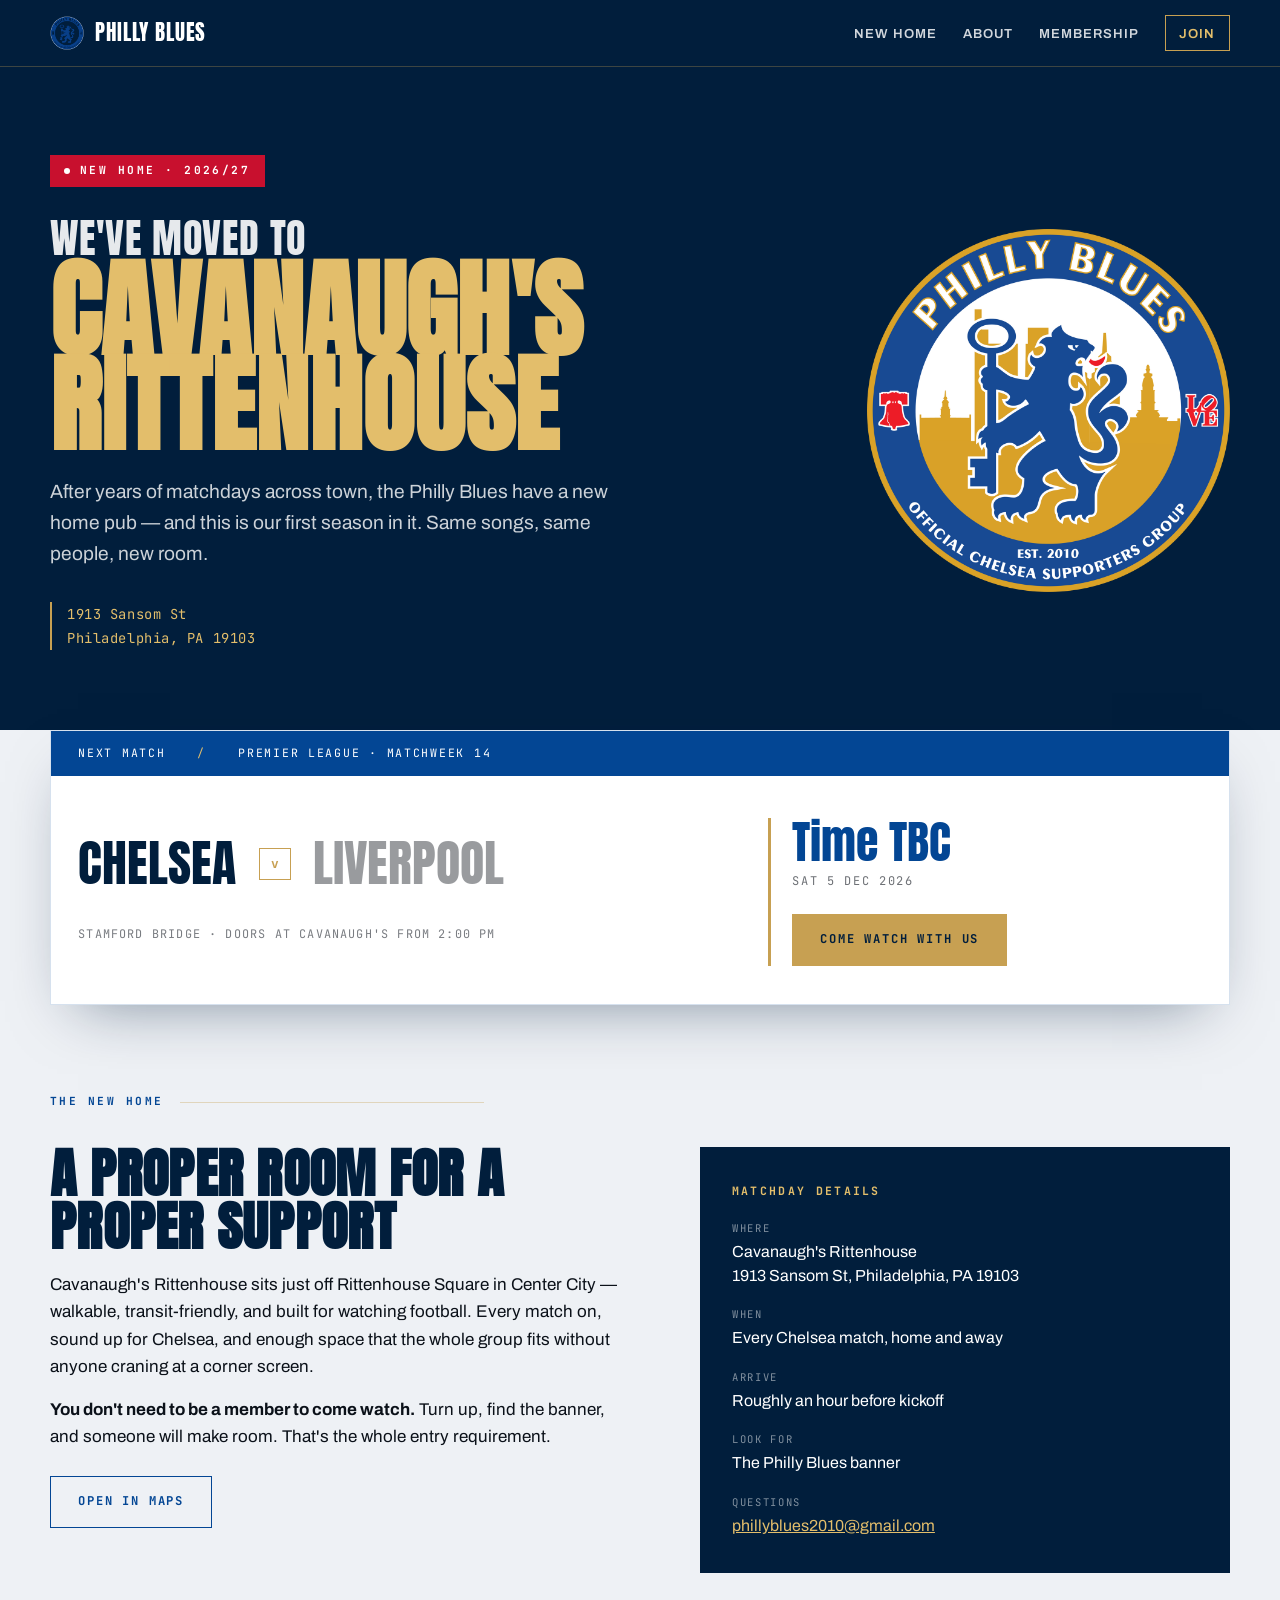
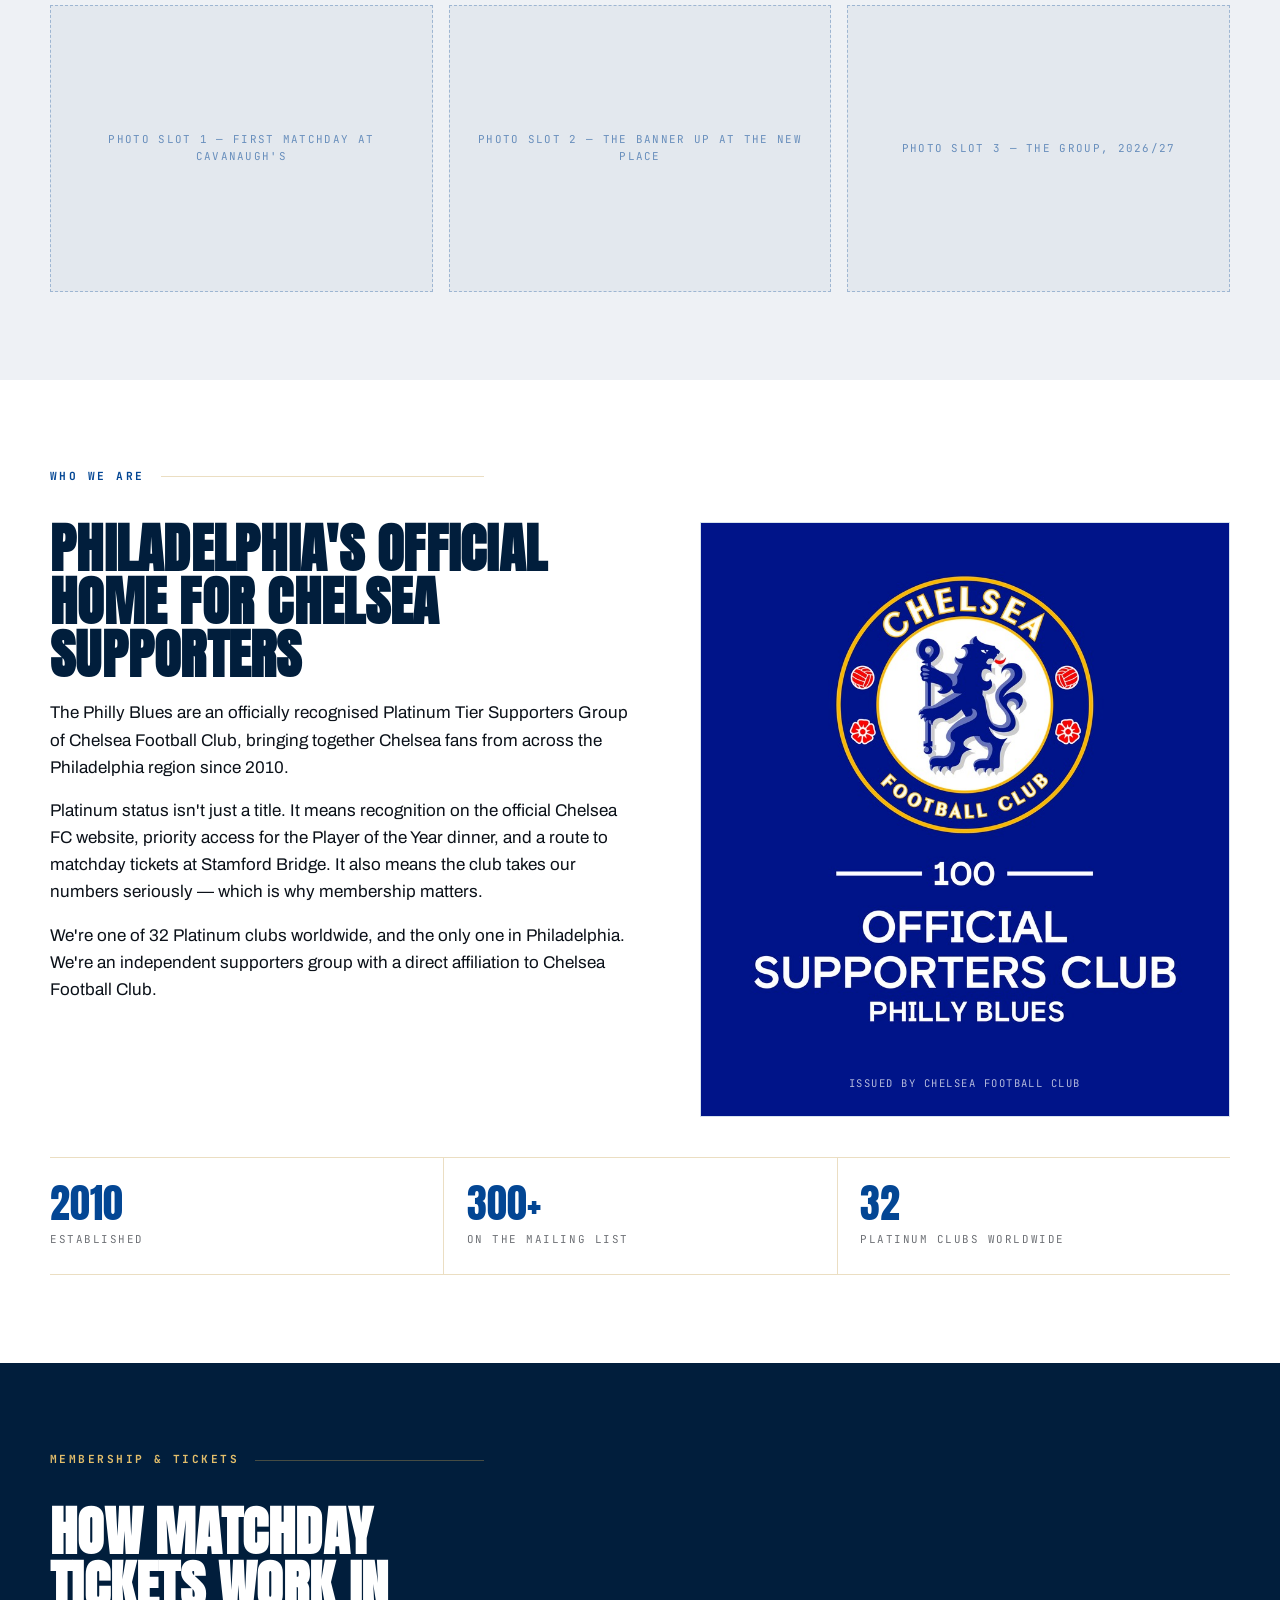
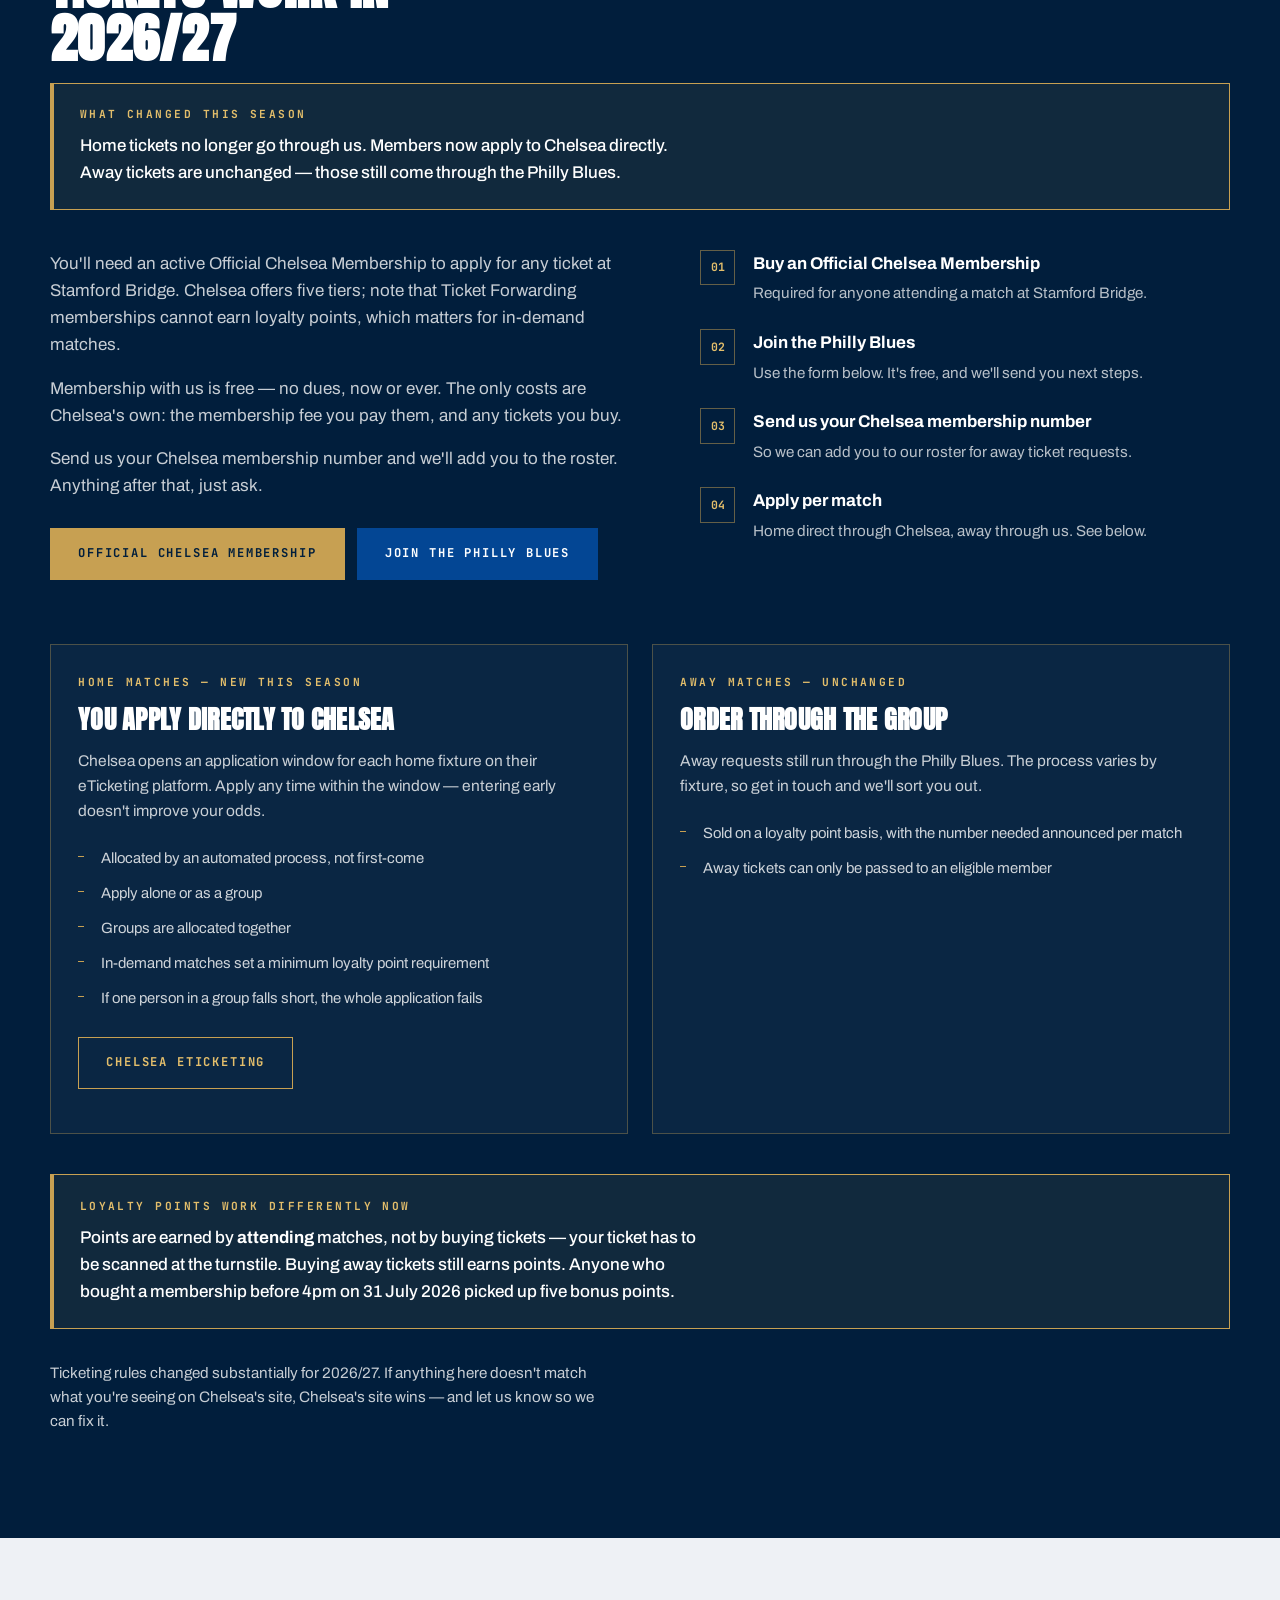
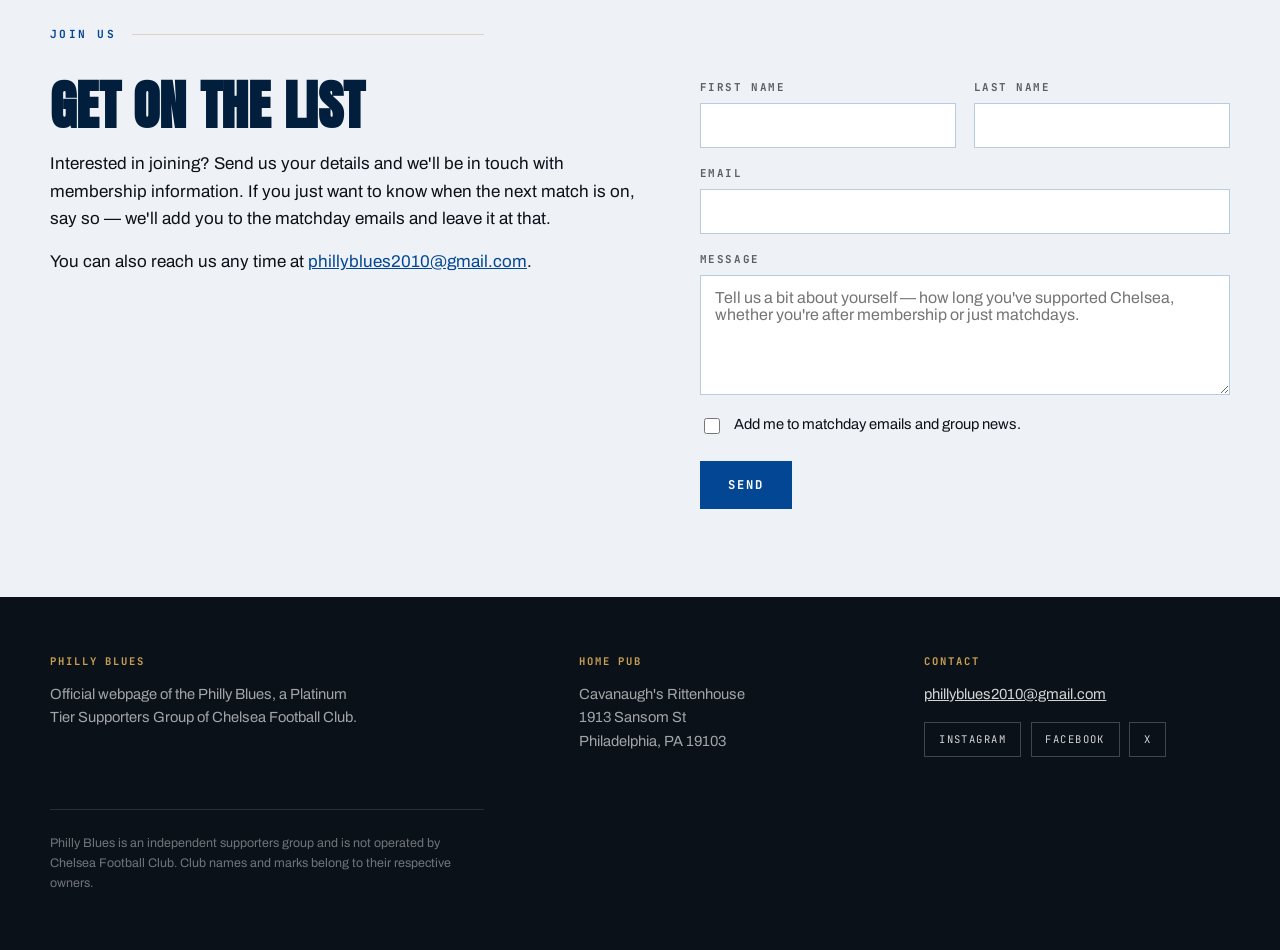
<file: index.html>
<!DOCTYPE html>
<html lang="en">
<head>
<meta charset="utf-8">
<meta name="viewport" content="width=device-width, initial-scale=1">
<title>Philly Blues — Chelsea FC Supporters Group, Philadelphia</title>
<meta name="description" content="The Philly Blues are an official Platinum Tier Chelsea Football Club supporters group in Philadelphia. New home for 2026/27: Cavanaugh's Rittenhouse, 1913 Sansom St.">

<!-- ===================================================================== -->
<!-- TEST DEPLOY ONLY. DELETE THE NEXT LINE BEFORE CONNECTING THE DOMAIN.  -->
<!-- It tells search engines not to index the page. Leaving it in means    -->
<!-- the real site will never show up in Google.                           -->
<!-- ===================================================================== -->
<meta name="robots" content="noindex, nofollow">

<!-- Open Graph: controls how the link looks when shared to Facebook / WhatsApp / iMessage -->
<meta property="og:title" content="Philly Blues — New home for 2026/27">
<meta property="og:description" content="We've moved to Cavanaugh's Rittenhouse. First match Monday 24 August, Fulham v Chelsea, 3:00 PM ET.">
<meta property="og:type" content="website">
<meta property="og:url" content="https://www.phillybluescfc.com/">
<meta property="og:image" content="https://www.phillybluescfc.com/assets/crest-512.png">
<link rel="icon" href="assets/crest-512.png">

<link rel="preconnect" href="https://fonts.googleapis.com">
<link rel="preconnect" href="https://fonts.gstatic.com" crossorigin>
<link href="https://fonts.googleapis.com/css2?family=Anton&family=Archivo:wght@400;500;600;700&family=JetBrains+Mono:wght@400;700&display=swap" rel="stylesheet">

<style>
:root{
  --navy:#034694;
  --navy-deep:#011E3C;
  --navy-mid:#022f68;
  --chelsea-blue:#001489;
  --gold:#C7A052;
  --gold-bright:#E3BE6B;
  --paper:#EEF1F5;
  --paper-warm:#E3E8EE;
  --ink:#0B1119;
  --red:#C8102E;
  --rule:rgba(199,160,82,.35);

  --display:'Anton',Impact,sans-serif;
  --body:'Archivo',system-ui,-apple-system,sans-serif;
  --data:'JetBrains Mono',ui-monospace,monospace;

  --wrap:1180px;
}

*{box-sizing:border-box}
html{scroll-behavior:smooth}
body{
  margin:0;
  background:var(--paper);
  color:var(--ink);
  font-family:var(--body);
  font-size:17px;
  line-height:1.6;
  -webkit-font-smoothing:antialiased;
}
.wrap{width:min(var(--wrap),100% - 2.5rem);margin-inline:auto}

/* ---------- shared type devices ---------- */
.eyebrow{
  font-family:var(--data);
  font-size:.7rem;
  letter-spacing:.22em;
  text-transform:uppercase;
  font-weight:700;
}
.rule-label{
  display:flex;align-items:center;gap:1rem;
  font-family:var(--data);font-size:.7rem;letter-spacing:.22em;
  text-transform:uppercase;color:var(--navy);font-weight:700;
  margin:0 0 2.25rem;
}
.rule-label::after{content:"";flex:1;height:1px;background:var(--rule)}

h2{
  font-family:var(--display);
  font-size:clamp(2.1rem,5vw,3.4rem);
  line-height:.98;
  letter-spacing:.005em;
  text-transform:uppercase;
  margin:0 0 1.1rem;
  color:var(--navy-deep);
}
h3{font-size:1.05rem;font-weight:700;margin:0 0 .5rem;letter-spacing:-.01em}
p{margin:0 0 1rem;max-width:62ch}
a{color:var(--navy)}

:focus-visible{outline:3px solid var(--gold-bright);outline-offset:3px;border-radius:2px}

/* ---------- nav ---------- */
header{
  position:sticky;top:0;z-index:50;
  background:var(--navy-deep);
  border-bottom:1px solid rgba(199,160,82,.3);
}
header .wrap{display:flex;align-items:center;justify-content:space-between;height:66px;gap:1rem}
.brand{display:flex;align-items:center;gap:.7rem;text-decoration:none}
.brand img{width:34px;height:34px}
.brand span{
  font-family:var(--display);color:#fff;font-size:1.32rem;
  letter-spacing:.04em;text-transform:uppercase;white-space:nowrap;
}
nav{display:flex;align-items:center;gap:1.6rem}
nav a{
  color:rgba(255,255,255,.82);text-decoration:none;
  font-size:.82rem;font-weight:600;letter-spacing:.08em;text-transform:uppercase;
  white-space:nowrap;transition:color .18s;
}
nav a:hover{color:var(--gold-bright)}
nav a.join{
  border:1px solid var(--gold);color:var(--gold-bright);padding:.42rem .85rem;
}
nav a.join:hover{background:var(--gold);color:var(--navy-deep)}
@media(max-width:820px){nav{gap:1rem}nav .hide-sm{display:none}}
@media(max-width:420px){.brand span{font-size:1.1rem}.brand img{width:28px;height:28px}}

/* ---------- hero ---------- */
.hero{
  position:relative;
  background:var(--navy-deep);
  color:#fff;
  padding:clamp(3.5rem,8vw,5.5rem) 0 clamp(9rem,16vw,12rem);
}
.hero .wrap{
  position:relative;z-index:1;
  display:grid;grid-template-columns:1.35fr .65fr;
  gap:clamp(2rem,5vw,4rem);align-items:center;
}
/* The crest is shown clean and unaltered — no opacity, no effects,
   on a plain background, per Chelsea's OSC logo usage guidance. */
.hero-crest{width:100%;max-width:400px;height:auto;justify-self:center}
@media(max-width:860px){
  .hero .wrap{grid-template-columns:1fr}
  .hero-crest{max-width:190px;justify-self:start;order:-1;margin-bottom:.5rem}
}

.flag{
  display:inline-flex;align-items:center;gap:.6rem;
  background:var(--red);color:#fff;
  padding:.45rem .9rem;margin-bottom:1.9rem;
}
.flag .dot{width:6px;height:6px;background:#fff;border-radius:50%;
  animation:pulse 2.4s ease-in-out infinite}
@keyframes pulse{0%,100%{opacity:1}50%{opacity:.28}}

.hero-pre{
  font-family:var(--display);
  font-size:clamp(1.5rem,3.4vw,2.5rem);
  line-height:1;text-transform:uppercase;letter-spacing:.02em;
  color:rgba(255,255,255,.9);margin:0 0 .35rem;
}
.hero h1{
  font-family:var(--display);
  font-size:clamp(2.9rem,9.4vw,6.6rem);
  line-height:.9;
  text-transform:uppercase;
  letter-spacing:.004em;
  margin:0 0 1.5rem;
  max-width:13ch;
  color:var(--gold-bright);
}
.hero .kicker{
  font-size:clamp(1rem,2vw,1.2rem);
  color:rgba(255,255,255,.8);max-width:52ch;margin-bottom:2rem;
}
.addr{
  font-family:var(--data);font-size:.86rem;letter-spacing:.04em;
  color:var(--gold-bright);
  border-left:2px solid var(--gold);padding-left:.95rem;line-height:1.75;
}

/* ---------- signature: the matchday card ---------- */
.fixture-zone{background:var(--paper);position:relative}
.fixture{
  background:#fff;
  margin-top:clamp(-8rem,-11vw,-6rem);
  border:1px solid rgba(3,70,148,.16);
  box-shadow:0 24px 60px -28px rgba(1,30,60,.5);
  position:relative;z-index:2;
}
.fixture-rail{
  display:flex;flex-wrap:wrap;gap:.6rem 2rem;
  background:var(--navy);color:#fff;
  padding:.85rem 1.7rem;
  font-family:var(--data);font-size:.72rem;letter-spacing:.15em;text-transform:uppercase;
}
.fixture-rail .sep{color:var(--gold-bright)}
.fixture-body{
  display:grid;grid-template-columns:1.5fr 1fr;gap:2.5rem;
  padding:2.6rem 1.7rem 2.4rem;align-items:center;
}
@media(max-width:860px){.fixture-body{grid-template-columns:1fr;gap:1.8rem}}

.tie{display:flex;align-items:center;gap:1.4rem;flex-wrap:wrap}
.tie .team{
  font-family:var(--display);
  font-size:clamp(1.8rem,4.6vw,3.1rem);
  line-height:1;text-transform:uppercase;color:var(--navy-deep);
}
.tie .team.home,.tie .team.opp{color:rgba(11,17,25,.42)}
.tie .v{
  font-family:var(--data);font-size:.8rem;font-weight:700;
  color:var(--gold);border:1px solid var(--gold);
  width:2rem;height:2rem;display:grid;place-items:center;flex:none;
}
.tie-meta{
  font-family:var(--data);font-size:.74rem;letter-spacing:.1em;
  text-transform:uppercase;color:rgba(11,17,25,.55);
  margin-top:.9rem;width:100%;
}
.kickoff{
  border-left:3px solid var(--gold);padding-left:1.3rem;
}
.kickoff .t{
  font-family:var(--display);font-size:clamp(2rem,4.6vw,2.9rem);
  line-height:1;color:var(--navy);
}
.kickoff .d{
  font-family:var(--data);font-size:.75rem;letter-spacing:.14em;
  text-transform:uppercase;color:rgba(11,17,25,.6);margin-top:.5rem;
}

/* ---------- buttons ---------- */
.btn{
  display:inline-block;text-decoration:none;
  font-family:var(--data);font-size:.76rem;font-weight:700;
  letter-spacing:.15em;text-transform:uppercase;
  padding:.95rem 1.7rem;border:1px solid transparent;cursor:pointer;
  transition:background .18s,color .18s,border-color .18s;
}
.btn-primary{background:var(--navy);color:#fff}
.btn-primary:hover{background:var(--navy-deep)}
.btn-gold{background:var(--gold);color:var(--navy-deep)}
.btn-gold:hover{background:var(--gold-bright)}
.btn-ghost{border-color:var(--navy);color:var(--navy);background:transparent}
.btn-ghost:hover{background:var(--navy);color:#fff}

/* ---------- sections ---------- */
section{padding:clamp(3.5rem,7vw,5.5rem) 0}
.two-col{display:grid;grid-template-columns:1.05fr .95fr;gap:clamp(2rem,5vw,4.5rem);align-items:start}
@media(max-width:860px){.two-col{grid-template-columns:1fr}}

.venue-card{
  background:var(--navy-deep);color:#fff;padding:2.2rem 2rem;
}
.venue-card h3{color:var(--gold-bright);font-family:var(--data);
  font-size:.72rem;letter-spacing:.2em;text-transform:uppercase;margin-bottom:1.2rem}
.venue-card dl{margin:0;display:grid;gap:1.15rem}
.venue-card dt{
  font-family:var(--data);font-size:.66rem;letter-spacing:.16em;
  text-transform:uppercase;color:rgba(255,255,255,.5);margin-bottom:.2rem;
}
.venue-card dd{margin:0;font-size:1rem;line-height:1.5}
.venue-card a{color:var(--gold-bright)}

.stats{
  display:grid;grid-template-columns:repeat(3,1fr);
  border-top:1px solid var(--rule);border-bottom:1px solid var(--rule);
  margin:2.5rem 0 0;
}
@media(max-width:680px){.stats{grid-template-columns:1fr;}
  .stats .stat+.stat{border-top:1px solid var(--rule);border-left:0}}
.stat{padding:1.6rem 1.4rem 1.6rem 0}
.stat+.stat{border-left:1px solid var(--rule);padding-left:1.4rem}
.stat .n{font-family:var(--display);font-size:2.5rem;line-height:1;color:var(--navy)}
.stat .l{font-family:var(--data);font-size:.68rem;letter-spacing:.14em;
  text-transform:uppercase;color:rgba(11,17,25,.6);margin-top:.5rem}

/* membership */
.membership{background:var(--navy-deep);color:#fff}
.membership h2{color:#fff}
.membership .rule-label{color:var(--gold-bright)}
.membership .rule-label::after{background:rgba(199,160,82,.35)}
.membership p{color:rgba(255,255,255,.78)}
.alert{
  border:1px solid var(--gold);border-left-width:4px;
  padding:1.4rem 1.6rem;margin:0 0 2rem;background:rgba(199,160,82,.08);
}
.alert .eyebrow{color:var(--gold-bright);display:block;margin-bottom:.5rem}
.alert p{color:#fff;margin:0;font-weight:500}
.steps{list-style:none;margin:0;padding:0;display:grid;gap:1.4rem;counter-reset:s}
.steps li{display:grid;grid-template-columns:auto 1fr;gap:1.1rem;align-items:start}
.steps li::before{
  counter-increment:s;content:counter(s,decimal-leading-zero);
  font-family:var(--data);font-size:.72rem;font-weight:700;color:var(--gold-bright);
  border:1px solid rgba(199,160,82,.5);width:2.1rem;height:2.1rem;
  display:grid;place-items:center;
}
.steps strong{display:block;color:#fff;margin-bottom:.15rem}
.steps span{color:rgba(255,255,255,.72);font-size:.95rem}

/* join form */
.form-grid{display:grid;grid-template-columns:1fr 1fr;gap:1.1rem}
@media(max-width:560px){.form-grid{grid-template-columns:1fr}}
.field{display:flex;flex-direction:column;gap:.4rem;margin-bottom:1.1rem}
.field label{
  font-family:var(--data);font-size:.68rem;letter-spacing:.14em;
  text-transform:uppercase;color:rgba(11,17,25,.65);font-weight:700;
}
.field input,.field textarea{
  font-family:var(--body);font-size:1rem;padding:.8rem .9rem;
  border:1px solid rgba(3,70,148,.28);background:#fff;color:var(--ink);
  transition:border-color .18s;
}
.field input:focus,.field textarea:focus{border-color:var(--navy)}
.field textarea{min-height:120px;resize:vertical}
.check{display:flex;gap:.7rem;align-items:flex-start;margin-bottom:1.5rem;font-size:.92rem}
.check input{margin-top:.3rem;width:16px;height:16px;flex:none;accent-color:var(--navy)}

/* Official Supporters Club badge — Chelsea-issued logo, shown unaltered on its
   own Reflex Blue (#001489) so the artwork sits on a plain, matching field. */
.osc-card{border:1px solid rgba(3,70,148,.16)}
.osc-card img{display:block;width:100%;height:auto;background:var(--chelsea-blue)}
.osc-card figcaption{
  background:var(--chelsea-blue);color:rgba(255,255,255,.7);
  font-family:var(--data);font-size:.66rem;letter-spacing:.14em;
  text-transform:uppercase;padding:0 1.4rem 1.5rem;text-align:center;
}

/* home vs away ticket cards */
.ticket-split{
  display:grid;grid-template-columns:1fr 1fr;gap:1.5rem;margin-top:3rem;
}
@media(max-width:860px){.ticket-split{grid-template-columns:1fr}}
.ticket-card{
  border:1px solid rgba(199,160,82,.35);
  padding:1.8rem 1.7rem;
  background:rgba(255,255,255,.035);
}
.ticket-card .eyebrow{color:var(--gold-bright);display:block;margin-bottom:.9rem}
.ticket-card h3{
  font-family:var(--display);font-size:1.6rem;line-height:1.05;
  text-transform:uppercase;color:#fff;margin:0 0 1rem;letter-spacing:.01em;
}
.ticket-card p{color:rgba(255,255,255,.78);font-size:.97rem}
.ticket-card ul{margin:1.1rem 0 0;padding:0;list-style:none}
.ticket-card li{
  color:rgba(255,255,255,.8);font-size:.93rem;line-height:1.45;
  padding:.42rem 0 .42rem 1.4rem;position:relative;
}
.ticket-card li::before{
  content:"";position:absolute;left:0;top:.95rem;
  width:6px;height:1px;background:var(--gold);
}
.btn-ghost-light{border-color:var(--gold);color:var(--gold-bright);background:transparent}
.btn-ghost-light:hover{background:var(--gold);color:var(--navy-deep)}

/* photo placeholders — remove once real Cavanaugh's photos exist */
.photo-slot{
  aspect-ratio:4/3;background:var(--paper-warm);
  border:1px dashed rgba(3,70,148,.3);
  display:grid;place-items:center;text-align:center;padding:1rem;
  font-family:var(--data);font-size:.68rem;letter-spacing:.12em;
  text-transform:uppercase;color:rgba(3,70,148,.55);
}
.photo-row{display:grid;grid-template-columns:repeat(3,1fr);gap:1rem;margin-top:2rem}
@media(max-width:680px){.photo-row{grid-template-columns:1fr}}

footer{background:var(--ink);color:rgba(255,255,255,.62);padding:3.5rem 0 2.5rem;font-size:.92rem}
footer .cols{display:grid;grid-template-columns:1.6fr 1fr 1fr;gap:2.5rem}
@media(max-width:760px){footer .cols{grid-template-columns:1fr;gap:1.8rem}}
footer h4{
  font-family:var(--data);font-size:.66rem;letter-spacing:.18em;text-transform:uppercase;
  color:var(--gold);margin:0 0 .8rem;
}
footer a{color:rgba(255,255,255,.82)}
.socials{display:flex;flex-wrap:wrap;gap:.6rem;margin:.9rem 0 0;padding:0;list-style:none}
.socials a{
  display:inline-block;text-decoration:none;
  border:1px solid rgba(255,255,255,.22);
  color:rgba(255,255,255,.82);
  font-family:var(--data);font-size:.66rem;letter-spacing:.14em;
  text-transform:uppercase;padding:.5rem .85rem;
  transition:border-color .18s,color .18s,background .18s;
}
.socials a:hover{border-color:var(--gold);color:var(--navy-deep);background:var(--gold)}
.legal{
  margin-top:2.5rem;padding-top:1.5rem;border-top:1px solid rgba(255,255,255,.12);
  font-size:.78rem;color:rgba(255,255,255,.42);
}

@media(prefers-reduced-motion:reduce){
  *{animation:none!important;transition:none!important}
  html{scroll-behavior:auto}
}
</style>
</head>
<body>

<header>
  <div class="wrap">
    <a class="brand" href="#top">
      <img src="assets/crest-knockout.png" alt="">
      <span>Philly Blues</span>
    </a>
    <nav>
      <a href="#venue" class="hide-sm">New home</a>
      <a href="#about" class="hide-sm">About</a>
      <a href="#membership" class="hide-sm">Membership</a>
      <a href="#join" class="join">Join</a>
    </nav>
  </div>
</header>

<main id="top">

  <!-- ===================== HERO ===================== -->
  <div class="hero" id="home">
    <div class="wrap">
      <div>
        <span class="flag eyebrow"><span class="dot"></span> New home · 2026/27</span>
        <p class="hero-pre">We've moved to</p>
        <h1>Cavanaugh's Rittenhouse</h1>
        <p class="kicker">
          After years of matchdays across town, the Philly Blues have a new home pub —
          and this is our first season in it. Same songs, same people, new room.
        </p>
        <p class="addr">
          1913 Sansom St<br>
          Philadelphia, PA 19103
        </p>
      </div>
      <img class="hero-crest" src="assets/crest.png"
           alt="Philly Blues crest — Official Chelsea Supporters Group, established 2010">
    </div>
  </div>

  <!-- ============== SIGNATURE: MATCHDAY CARD ============== -->
  <div class="fixture-zone">
    <div class="wrap">
      <div class="fixture">
        <!-- The text below is the FALLBACK. The script at the end of this file
             replaces it with the next fixture from fixtures.json. If that script
             or that file ever fails, whatever is written here is what shows. -->
        <div class="fixture-rail">
          <span id="fx-label">First match at the new home</span>
          <span class="sep">/</span>
          <span id="fx-comp">Premier League · Matchweek 1</span>
        </div>
        <div class="fixture-body">
          <div>
            <div class="tie">
              <span class="team opp" id="fx-team-a">Fulham</span>
              <span class="v">v</span>
              <span class="team" id="fx-team-b">Chelsea</span>
              <div class="tie-meta" id="fx-meta">Craven Cottage · Doors at Cavanaugh's from 2:00 PM</div>
            </div>
          </div>
          <div class="kickoff">
            <div class="t" id="fx-time">3:00 PM</div>
            <div class="d" id="fx-date">Mon 24 Aug 2026 · ET</div>
            <p style="margin:1.4rem 0 0">
              <a class="btn btn-gold" href="#join">Come watch with us</a>
            </p>
          </div>
        </div>
      </div>
    </div>
  </div>

  <!-- ===================== THE NEW HOME ===================== -->
  <section id="venue">
    <div class="wrap">
      <p class="rule-label">The new home</p>
      <div class="two-col">
        <div>
          <h2>A proper room for a proper support</h2>
          <p>
            Cavanaugh's Rittenhouse sits just off Rittenhouse Square in Center City — walkable,
            transit-friendly, and built for watching football. Every match on, sound up for
            Chelsea, and enough space that the whole group fits without anyone craning at a
            corner screen.
          </p>
          <p>
            <strong>You don't need to be a member to come watch.</strong> Turn up, find the
            banner, and someone will make room. That's the whole entry requirement.
          </p>
          <p style="margin-top:1.6rem">
            <a class="btn btn-ghost"
               href="https://www.google.com/maps/search/?api=1&query=Cavanaugh%27s+Rittenhouse+1913+Sansom+St+Philadelphia"
               target="_blank" rel="noopener">Open in Maps</a>
          </p>
        </div>

        <div class="venue-card">
          <h3>Matchday details</h3>
          <dl>
            <div><dt>Where</dt><dd>Cavanaugh's Rittenhouse<br>1913 Sansom St, Philadelphia, PA 19103</dd></div>
            <div><dt>When</dt><dd>Every Chelsea match, home and away</dd></div>
            <div><dt>Arrive</dt><dd>Roughly an hour before kickoff</dd></div>
            <div><dt>Look for</dt><dd>The Philly Blues banner</dd></div>
            <div><dt>Questions</dt><dd><a href="mailto:phillyblues2010@gmail.com">phillyblues2010@gmail.com</a></dd></div>
          </dl>
        </div>
      </div>

      <div class="photo-row">
        <div class="photo-slot">Photo slot 1 — first matchday at Cavanaugh's</div>
        <div class="photo-slot">Photo slot 2 — the banner up at the new place</div>
        <div class="photo-slot">Photo slot 3 — the group, 2026/27</div>
      </div>
    </div>
  </section>

  <!-- ===================== ABOUT ===================== -->
  <section id="about" style="background:#fff">
    <div class="wrap">
      <p class="rule-label">Who we are</p>
      <div class="two-col">
        <div>
          <h2>Philadelphia's official home for Chelsea supporters</h2>
          <p>
            The Philly Blues are an officially recognised Platinum Tier Supporters Group of
            Chelsea Football Club, bringing together Chelsea fans from across the Philadelphia
            region since 2010.
          </p>
          <p>
            Platinum status isn't just a title. It means recognition on the official Chelsea FC
            website, priority access for the Player of the Year dinner, and a route to matchday
            tickets at Stamford Bridge. It also means the club takes our numbers seriously —
            which is why membership matters.
          </p>
          <p>
            We're one of 32 Platinum clubs worldwide, and the only one in Philadelphia. We're an
            independent supporters group with a direct affiliation to Chelsea Football Club.
          </p>
        </div>
        <div>
          <figure class="osc-card" style="margin:0">
            <img src="assets/osc-logo.jpg"
                 alt="Chelsea Football Club Official Supporters Club logo — Philly Blues">
            <figcaption>Issued by Chelsea Football Club</figcaption>
          </figure>
        </div>
      </div>

      <div class="stats">
        <div class="stat"><div class="n">2010</div><div class="l">Established</div></div>
        <div class="stat"><div class="n">300+</div><div class="l">On the mailing list</div></div>
        <div class="stat"><div class="n">32</div><div class="l">Platinum clubs worldwide</div></div>
      </div>
    </div>
  </section>

  <!-- ===================== MEMBERSHIP ===================== -->
  <section id="membership" class="membership">
    <div class="wrap">
      <p class="rule-label">Membership &amp; tickets</p>
      <h2 style="max-width:16ch">How matchday tickets work in 2026/27</h2>

      <div class="alert">
        <span class="eyebrow">What changed this season</span>
        <p>
          Home tickets no longer go through us. Members now apply to Chelsea directly. Away
          tickets are unchanged — those still come through the Philly Blues.
        </p>
      </div>

      <div class="two-col" style="margin-top:2.5rem">
        <div>
          <p>
            You'll need an active Official Chelsea Membership to apply for any ticket at
            Stamford Bridge. Chelsea offers five tiers; note that Ticket Forwarding memberships
            cannot earn loyalty points, which matters for in-demand matches.
          </p>
          <p>
            Membership with us is free — no dues, now or ever. The only costs are Chelsea's
            own: the membership fee you pay them, and any tickets you buy.
          </p>
          <p>
            Send us your Chelsea membership number and we'll add you to the roster. Anything
            after that, just ask.
          </p>
          <p style="margin-top:1.8rem">
            <a class="btn btn-gold"
               href="https://memberships.chelseafc.com/en"
               target="_blank" rel="noopener">Official Chelsea Membership</a>
            <a class="btn btn-primary" href="#join" style="margin-left:.5rem">Join the Philly Blues</a>
          </p>
        </div>

        <div>
          <ol class="steps">
            <li><div><strong>Buy an Official Chelsea Membership</strong><span>Required for anyone attending a match at Stamford Bridge.</span></div></li>
            <li><div><strong>Join the Philly Blues</strong><span>Use the form below. It's free, and we'll send you next steps.</span></div></li>
            <li><div><strong>Send us your Chelsea membership number</strong><span>So we can add you to our roster for away ticket requests.</span></div></li>
            <li><div><strong>Apply per match</strong><span>Home direct through Chelsea, away through us. See below.</span></div></li>
          </ol>
        </div>
      </div>

      <div class="ticket-split">
        <div class="ticket-card">
          <span class="eyebrow">Home matches — new this season</span>
          <h3>You apply directly to Chelsea</h3>
          <p>
            Chelsea opens an application window for each home fixture on their eTicketing
            platform. Apply any time within the window — entering early doesn't improve your
            odds.
          </p>
          <ul>
            <li>Allocated by an automated process, not first-come</li>
            <li>Apply alone or as a group</li>
            <li>Groups are allocated together</li>
            <li>In-demand matches set a minimum loyalty point requirement</li>
            <li>If one person in a group falls short, the whole application fails</li>
          </ul>
          <p style="margin-top:1.3rem">
            <a class="btn btn-ghost-light" href="https://www.eticketing.co.uk/chelseafc/"
               target="_blank" rel="noopener">Chelsea eTicketing</a>
          </p>
        </div>

        <div class="ticket-card">
          <span class="eyebrow">Away matches — unchanged</span>
          <h3>Order through the group</h3>
          <p>
            Away requests still run through the Philly Blues. The process varies by fixture,
            so get in touch and we'll sort you out.
          </p>
          <ul>
            <li>Sold on a loyalty point basis, with the number needed announced per match</li>
            <li>Away tickets can only be passed to an eligible member</li>
          </ul>
        </div>
      </div>

      <div class="alert" style="margin-top:2.5rem">
        <span class="eyebrow">Loyalty points work differently now</span>
        <p>
          Points are earned by <strong>attending</strong> matches, not by buying tickets — your
          ticket has to be scanned at the turnstile. Buying away tickets still earns points.
          Anyone who bought a membership before 4pm on 31 July 2026 picked up five bonus points.
        </p>
      </div>

      <p style="margin-top:2rem;font-size:.95rem">
        Ticketing rules changed substantially for 2026/27. If anything here doesn't match what
        you're seeing on Chelsea's site, Chelsea's site wins — and let us know so we can fix it.
      </p>
    </div>
  </section>

  <!-- ===================== JOIN ===================== -->
  <section id="join">
    <div class="wrap">
      <p class="rule-label">Join us</p>
      <div class="two-col">
        <div>
          <h2>Get on the list</h2>
          <p>
            Interested in joining? Send us your details and we'll be in touch with membership
            information. If you just want to know when the next match is on, say so — we'll add
            you to the matchday emails and leave it at that.
          </p>
          <p>
            You can also reach us any time at
            <a href="mailto:phillyblues2010@gmail.com">phillyblues2010@gmail.com</a>.
          </p>
        </div>

        <!-- FORM: GitHub Pages cannot process submissions on its own.
             Replace YOUR_FORM_ID below with a real Formspree endpoint (free tier is fine),
             or swap the action for Basin / Tally / a Google Form. -->
        <form action="https://formspree.io/f/YOUR_FORM_ID" method="POST">
          <div class="form-grid">
            <div class="field">
              <label for="fname">First name</label>
              <input id="fname" name="first_name" type="text" autocomplete="given-name" required>
            </div>
            <div class="field">
              <label for="lname">Last name</label>
              <input id="lname" name="last_name" type="text" autocomplete="family-name" required>
            </div>
          </div>
          <div class="field">
            <label for="email">Email</label>
            <input id="email" name="email" type="email" autocomplete="email" required>
          </div>
          <div class="field">
            <label for="msg">Message</label>
            <textarea id="msg" name="message" placeholder="Tell us a bit about yourself — how long you've supported Chelsea, whether you're after membership or just matchdays."></textarea>
          </div>
          <label class="check">
            <input type="checkbox" name="newsletter" value="yes">
            <span>Add me to matchday emails and group news.</span>
          </label>
          <button class="btn btn-primary" type="submit">Send</button>
        </form>
      </div>
    </div>
  </section>

</main>

<footer>
  <div class="wrap">
    <div class="cols">
      <div>
        <h4>Philly Blues</h4>
        <p style="max-width:40ch">
          Official webpage of the Philly Blues, a Platinum Tier Supporters Group of
          Chelsea Football Club.
        </p>
      </div>
      <div>
        <h4>Home pub</h4>
        <p>
          Cavanaugh's Rittenhouse<br>
          1913 Sansom St<br>
          Philadelphia, PA 19103
        </p>
      </div>
      <div>
        <h4>Contact</h4>
        <p><a href="mailto:phillyblues2010@gmail.com">phillyblues2010@gmail.com</a></p>
        <ul class="socials">
          <li><a href="https://www.instagram.com/philly_blues/" target="_blank" rel="noopener">Instagram</a></li>
          <!-- TODO: confirm these two are still live (sourced from a 2023 event flyer) -->
          <li><a href="https://www.facebook.com/phillybluesfc" target="_blank" rel="noopener">Facebook</a></li>
          <li><a href="https://x.com/phillyblues" target="_blank" rel="noopener">X</a></li>
        </ul>
      </div>
    </div>
    <p class="legal">
      Philly Blues is an independent supporters group and is not operated by Chelsea Football Club.
      Club names and marks belong to their respective owners.
    </p>
  </div>
</footer>

<script>
/* ==================================================================
   FIXTURE CARD

   Reads fixtures.json and shows the next match that hasn't been
   played yet. Nothing else on the page depends on this.

   IF THIS FAILS, NOTHING BREAKS. Missing file, a typo in the JSON,
   no internet - the card simply keeps the text written in the HTML
   above. It never goes blank.

   To change a fixture, edit fixtures.json. Do not edit this script.
   ================================================================== */
(function () {
  var el = {
    label: document.getElementById('fx-label'),
    comp:  document.getElementById('fx-comp'),
    teamA: document.getElementById('fx-team-a'),
    teamB: document.getElementById('fx-team-b'),
    meta:  document.getElementById('fx-meta'),
    time:  document.getElementById('fx-time'),
    date:  document.getElementById('fx-date')
  };
  for (var k in el) { if (!el[k]) return; }

  fetch('fixtures.json', { cache: 'no-cache' })
    .then(function (r) {
      if (!r.ok) throw new Error('fixtures.json returned ' + r.status);
      return r.json();
    })
    .then(function (data) {
      var today = new Date();
      today.setHours(0, 0, 0, 0);

      var upcoming = (data.fixtures || []).filter(function (f) {
        return new Date(f.date + 'T00:00:00') >= today;
      });

      if (!upcoming.length) { showNothingLeft(); return; }
      show(upcoming[0], data.doorsOpen);
    })
    .catch(function (err) {
      if (window.console) {
        console.warn('Fixture card left as written in the HTML:', err.message);
      }
    });

  function show(f, doors) {
    el.label.textContent = f.label || 'Next match';
    el.comp.textContent  = f.competition || '';

    /* Home team is listed first, as is conventional. The opponent is
       always the greyed one so Chelsea reads as the subject either way. */
    var chelsea  = { name: 'Chelsea',  opp: false };
    var opponent = { name: f.opponent, opp: true  };
    var order = f.home ? [chelsea, opponent] : [opponent, chelsea];

    paint(el.teamA, order[0]);
    paint(el.teamB, order[1]);

    var bits = [];
    if (f.venue) bits.push(f.venue);
    if (f.note)  bits.push(f.note);
    if (doors)   bits.push("Doors at Cavanaugh's from " + doors);
    el.meta.textContent = bits.join(' · ');

    el.time.textContent = f.kickoffET || 'Time TBC';

    var d = new Date(f.date + 'T00:00:00');
    /* Some browsers render this as "Mon, 24 Aug 2026". The card was
       designed without the comma, so it is stripped. */
    var pretty = d.toLocaleDateString('en-GB', {
      weekday: 'short', day: 'numeric', month: 'short', year: 'numeric'
    }).replace(',', '');
    el.date.textContent = f.kickoffET ? pretty + ' · ET' : pretty;
  }

  function showNothingLeft() {
    el.label.textContent = 'Next match';
    el.comp.textContent  = 'To be confirmed';
    paint(el.teamA, { name: 'Chelsea', opp: false });
    paint(el.teamB, { name: 'TBC',     opp: true  });
    el.meta.textContent = 'The season has finished. New fixtures are usually released in June.';
    el.time.textContent = 'TBC';
    el.date.textContent = '';
  }

  function paint(node, team) {
    node.textContent = team.name;
    node.className = team.opp ? 'team opp' : 'team';
  }
})();
</script>

</body>
</html>
</file>
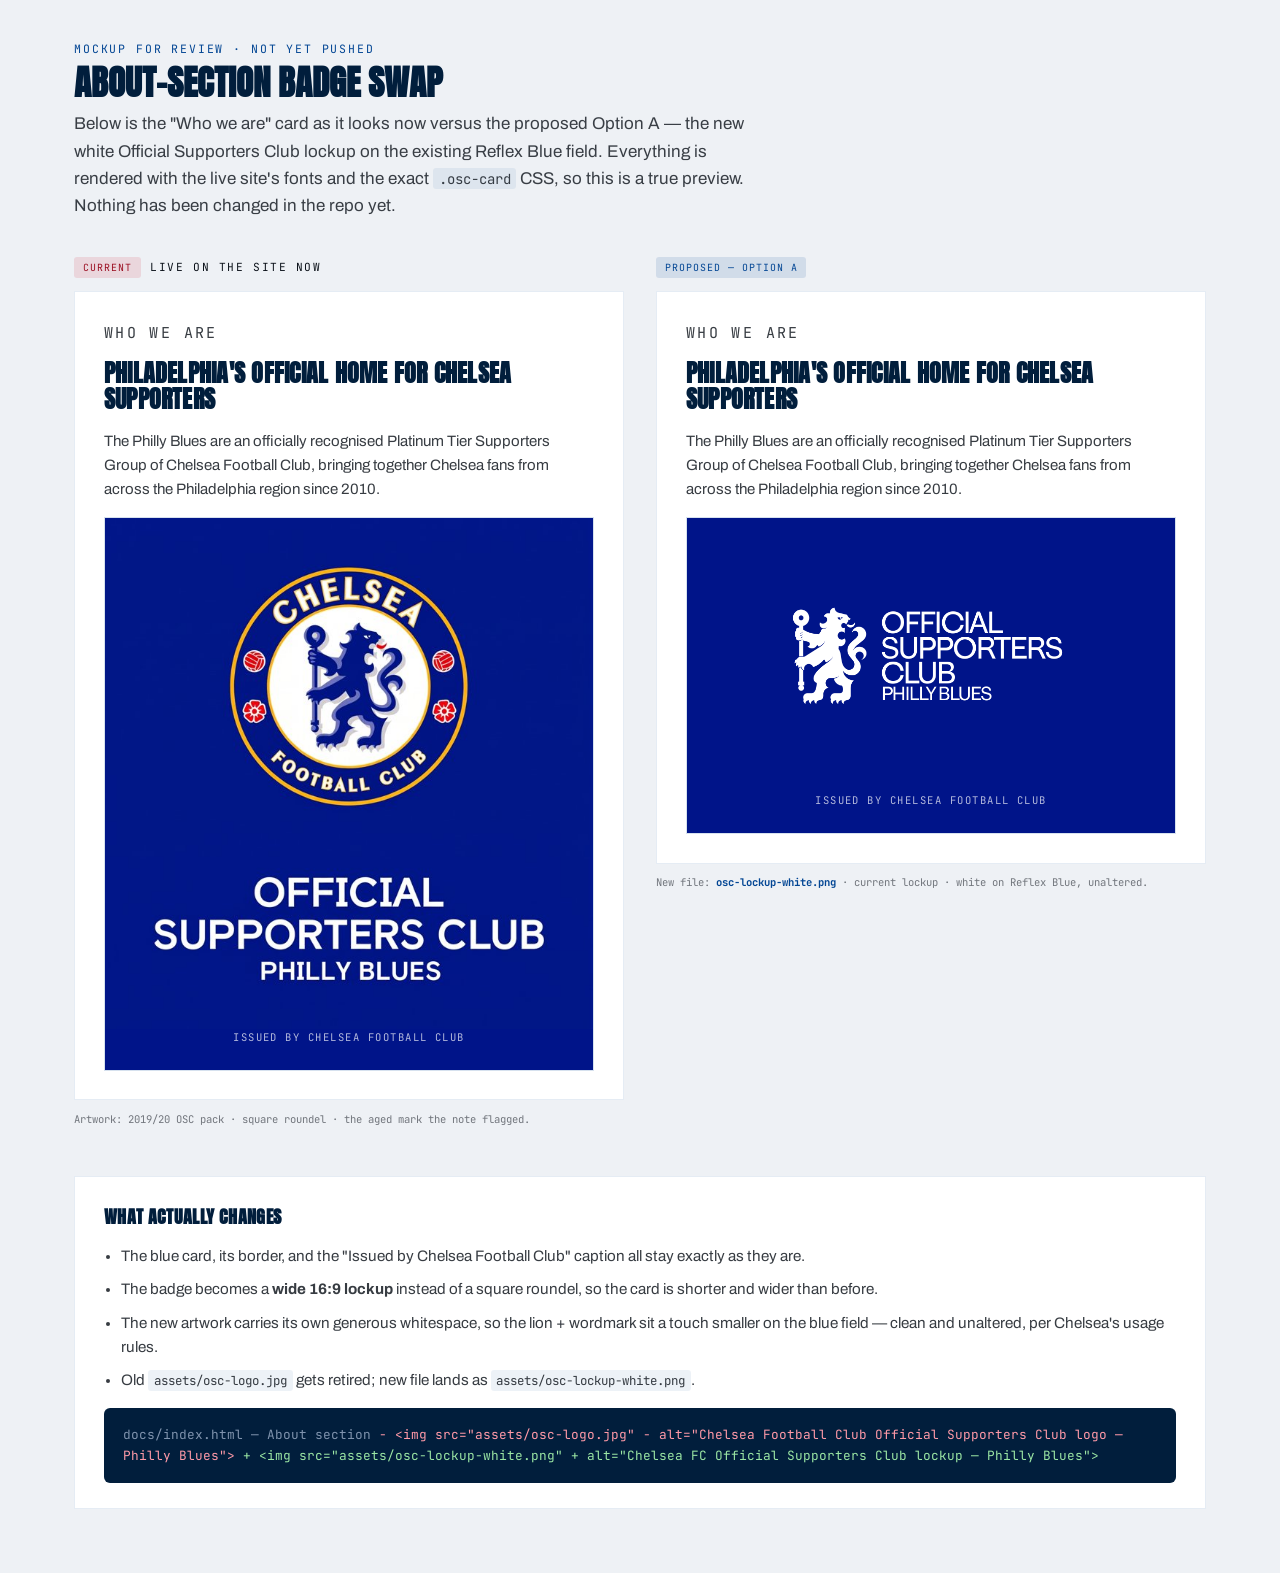
<file: Claude outputs/philly-blues-osc-badge-mockup.html>
<!DOCTYPE html>
<html lang="en">
<head>
<meta charset="utf-8">
<meta name="viewport" content="width=device-width, initial-scale=1">
<title>Philly Blues — OSC badge swap mockup</title>
<link rel="preconnect" href="https://fonts.googleapis.com">
<link rel="preconnect" href="https://fonts.gstatic.com" crossorigin>
<link href="https://fonts.googleapis.com/css2?family=Anton&family=Archivo:wght@400;500;600;700&family=JetBrains+Mono:wght@400;700&display=swap" rel="stylesheet">
<style>
:root{
  --navy:#034694; --navy-deep:#011E3C; --chelsea-blue:#001489;
  --gold:#C7A052; --gold-bright:#E3BE6B; --paper:#EEF1F5; --ink:#0B1119; --red:#C8102E;
  --rule:rgba(199,160,82,.35);
  --display:'Anton',Impact,sans-serif;
  --body:'Archivo',system-ui,-apple-system,sans-serif;
  --data:'JetBrains Mono',ui-monospace,monospace;
}
*{box-sizing:border-box}
body{margin:0;background:var(--paper);color:var(--ink);font-family:var(--body);font-size:17px;line-height:1.6;-webkit-font-smoothing:antialiased}
.page{max-width:1180px;margin:0 auto;padding:2.5rem 1.5rem 4rem}
.top-eyebrow{font-family:var(--data);font-size:.72rem;letter-spacing:.16em;text-transform:uppercase;color:var(--navy);margin:0 0 .4rem}
.top-title{font-family:var(--display);font-size:2.2rem;line-height:1.02;text-transform:uppercase;margin:0 0 .6rem;color:var(--navy-deep)}
.lede{max-width:70ch;color:rgba(11,17,25,.8);margin:0 0 2.4rem}

.compare{display:grid;grid-template-columns:1fr 1fr;gap:2rem}
@media(max-width:820px){.compare{grid-template-columns:1fr}}
.col-label{font-family:var(--data);font-size:.7rem;letter-spacing:.14em;text-transform:uppercase;margin:0 0 .8rem;display:flex;align-items:center;gap:.6rem}
.tag{display:inline-block;padding:.15rem .55rem;border-radius:3px;font-family:var(--data);font-size:.62rem;letter-spacing:.1em}
.tag.old{background:rgba(200,16,46,.12);color:#9c1023}
.tag.new{background:rgba(3,70,148,.12);color:var(--navy)}

/* faithful reproduction of the About "Who we are" two-col card context */
.about{background:#fff;border:1px solid rgba(3,70,148,.10);padding:1.8rem}
.rule-label{font-family:var(--data);font-size:.72rem;letter-spacing:.16em;text-transform:uppercase;color:var(--navy);margin:0 0 1rem}
.about h2{font-family:var(--display);font-size:1.5rem;line-height:1.08;text-transform:uppercase;color:var(--navy-deep);margin:0 0 1rem;letter-spacing:.01em}
.about p{font-size:.94rem;color:rgba(11,17,25,.82);margin:0 0 1rem}

/* the actual osc-card styles, copied verbatim from index.html */
.osc-card{border:1px solid rgba(3,70,148,.16);margin:0}
.osc-card img{display:block;width:100%;height:auto;background:var(--chelsea-blue)}
.osc-card figcaption{
  background:var(--chelsea-blue);color:rgba(255,255,255,.7);
  font-family:var(--data);font-size:.66rem;letter-spacing:.14em;
  text-transform:uppercase;padding:0 1.4rem 1.5rem;text-align:center;
}
.altnote{font-family:var(--data);font-size:.66rem;color:rgba(11,17,25,.55);margin:.7rem 0 0;line-height:1.5}
.altnote b{color:var(--navy)}

.notes{margin-top:3rem;background:#fff;border:1px solid rgba(3,70,148,.10);padding:1.6rem 1.8rem}
.notes h3{font-family:var(--display);font-size:1.15rem;text-transform:uppercase;color:var(--navy-deep);margin:0 0 .8rem;letter-spacing:.02em}
.notes ul{margin:0;padding-left:1.1rem}
.notes li{margin-bottom:.55rem;font-size:.95rem;color:rgba(11,17,25,.82)}
code{font-family:var(--data);font-size:.82em;background:rgba(3,70,148,.07);padding:.1rem .35rem;border-radius:3px}
.diff{font-family:var(--data);font-size:.8rem;background:var(--navy-deep);color:#dbe4f0;border-radius:6px;padding:1rem 1.2rem;margin-top:1rem;overflow-x:auto;line-height:1.65}
.diff .del{color:#ff9aa8}
.diff .add{color:#9be6a4}
.diff .dim{color:#7f93ad}
</style>
</head>
<body>
<div class="page">
  <p class="top-eyebrow">Mockup for review · not yet pushed</p>
  <h1 class="top-title">About-section badge swap</h1>
  <p class="lede">Below is the "Who we are" card as it looks now versus the proposed Option A —
  the new white Official Supporters Club lockup on the existing Reflex Blue field. Everything is
  rendered with the live site's fonts and the exact <code>.osc-card</code> CSS, so this is a true
  preview. Nothing has been changed in the repo yet.</p>

  <div class="compare">
    <div>
      <p class="col-label"><span class="tag old">CURRENT</span> Live on the site now</p>
      <div class="about">
        <p class="rule-label">Who we are</p>
        <h2>Philadelphia's official home for Chelsea supporters</h2>
        <p>The Philly Blues are an officially recognised Platinum Tier Supporters Group of Chelsea
        Football Club, bringing together Chelsea fans from across the Philadelphia region since 2010.</p>
        <figure class="osc-card">
          <img src="[data-uri]" alt="current badge">
          <figcaption>Issued by Chelsea Football Club</figcaption>
        </figure>
      </div>
      <p class="altnote">Artwork: 2019/20 OSC pack &middot; square roundel &middot; the aged mark the note flagged.</p>
    </div>

    <div>
      <p class="col-label"><span class="tag new">PROPOSED &mdash; OPTION A</span></p>
      <div class="about">
        <p class="rule-label">Who we are</p>
        <h2>Philadelphia's official home for Chelsea supporters</h2>
        <p>The Philly Blues are an officially recognised Platinum Tier Supporters Group of Chelsea
        Football Club, bringing together Chelsea fans from across the Philadelphia region since 2010.</p>
        <figure class="osc-card">
          <img src="[data-uri]" alt="Chelsea FC Official Supporters Club lockup — Philly Blues">
          <figcaption>Issued by Chelsea Football Club</figcaption>
        </figure>
      </div>
      <p class="altnote">New file: <b>osc-lockup-white.png</b> &middot; current lockup &middot; white on Reflex&nbsp;Blue, unaltered.</p>
    </div>
  </div>

  <div class="notes">
    <h3>What actually changes</h3>
    <ul>
      <li>The blue card, its border, and the "Issued by Chelsea Football Club" caption all stay exactly as they are.</li>
      <li>The badge becomes a <b>wide 16:9 lockup</b> instead of a square roundel, so the card is shorter and wider than before.</li>
      <li>The new artwork carries its own generous whitespace, so the lion + wordmark sit a touch smaller on the blue field &mdash; clean and unaltered, per Chelsea's usage rules.</li>
      <li>Old <code>assets/osc-logo.jpg</code> gets retired; new file lands as <code>assets/osc-lockup-white.png</code>.</li>
    </ul>
    <div class="diff">
<span class="dim">docs/index.html &mdash; About section</span>
<span class="del">-  &lt;img src="assets/osc-logo.jpg"</span>
<span class="del">-       alt="Chelsea Football Club Official Supporters Club logo — Philly Blues"&gt;</span>
<span class="add">+  &lt;img src="assets/osc-lockup-white.png"</span>
<span class="add">+       alt="Chelsea FC Official Supporters Club lockup — Philly Blues"&gt;</span>
    </div>
  </div>
</div>
</body>
</html>
</file>
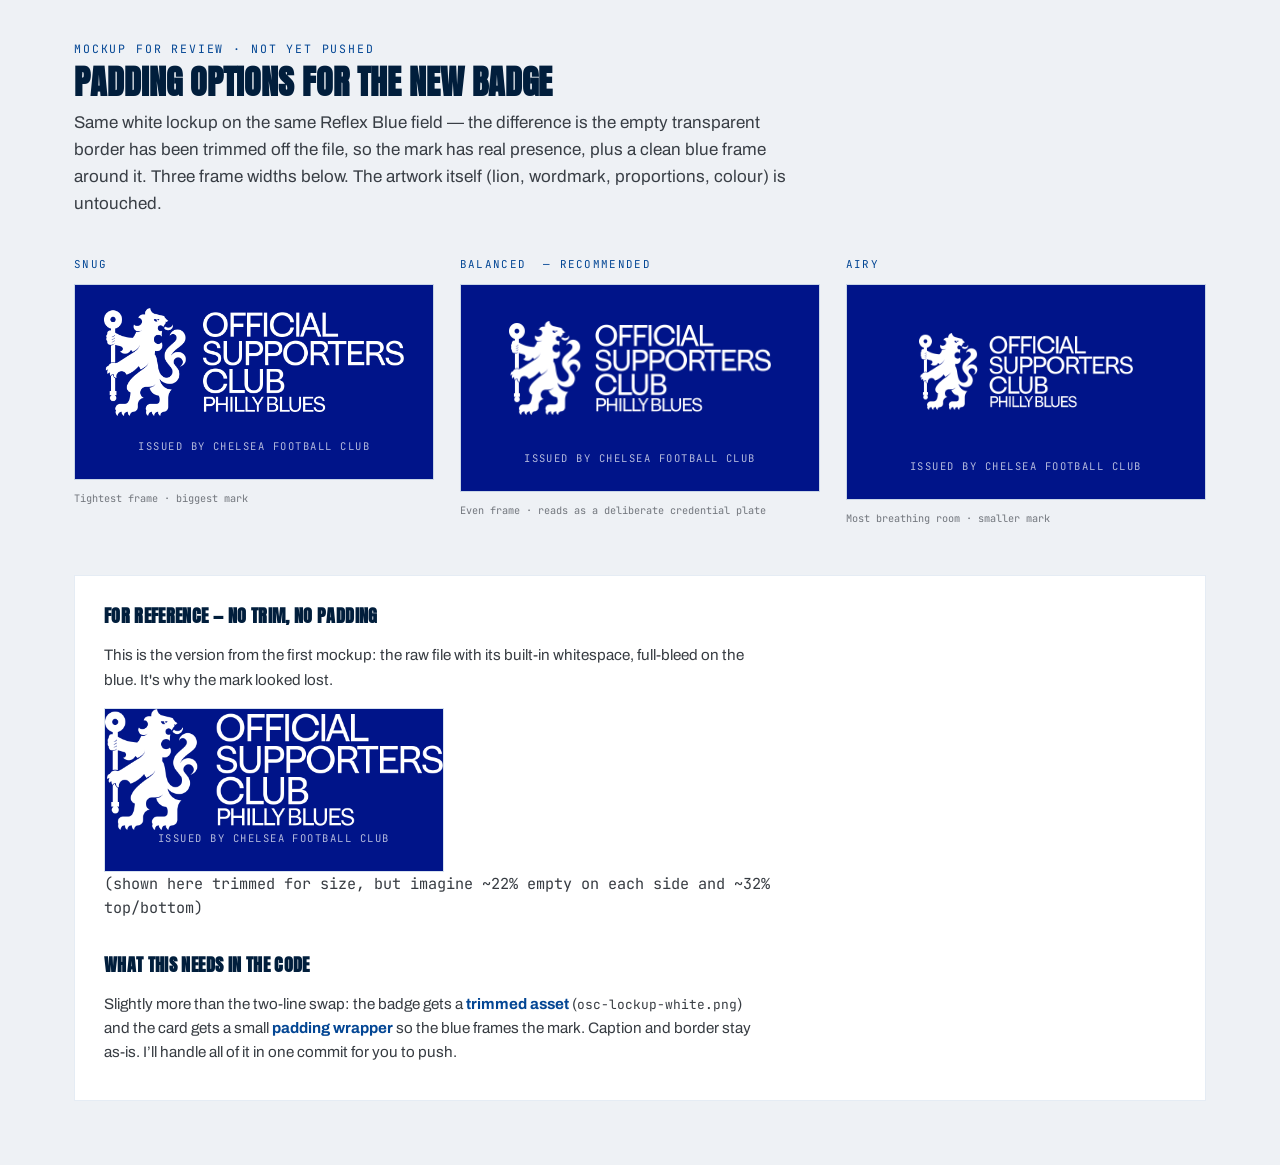
<file: Claude outputs/philly-blues-osc-padding-options.html>
<!DOCTYPE html>
<html lang="en"><head>
<meta charset="utf-8"><meta name="viewport" content="width=device-width, initial-scale=1">
<title>OSC badge — padding options</title>
<link rel="preconnect" href="https://fonts.googleapis.com">
<link rel="preconnect" href="https://fonts.gstatic.com" crossorigin>
<link href="https://fonts.googleapis.com/css2?family=Anton&family=Archivo:wght@400;500;600;700&family=JetBrains+Mono:wght@400;700&display=swap" rel="stylesheet">
<style>
:root{--navy:#034694;--navy-deep:#011E3C;--chelsea-blue:#001489;--gold:#C7A052;--gold-bright:#E3BE6B;--paper:#EEF1F5;--ink:#0B1119;
--display:'Anton',Impact,sans-serif;--body:'Archivo',system-ui,sans-serif;--data:'JetBrains Mono',ui-monospace,monospace;}
*{box-sizing:border-box}
body{margin:0;background:var(--paper);color:var(--ink);font-family:var(--body);font-size:17px;line-height:1.6;-webkit-font-smoothing:antialiased}
.page{max-width:1180px;margin:0 auto;padding:2.5rem 1.5rem 4rem}
.eyebrow{font-family:var(--data);font-size:.72rem;letter-spacing:.16em;text-transform:uppercase;color:var(--navy);margin:0 0 .4rem}
h1{font-family:var(--display);font-size:2.1rem;line-height:1.02;text-transform:uppercase;margin:0 0 .6rem;color:var(--navy-deep)}
.lede{max-width:72ch;color:rgba(11,17,25,.8);margin:0 0 2.4rem}
.grid{display:grid;grid-template-columns:repeat(3,1fr);gap:1.6rem}
@media(max-width:820px){.grid{grid-template-columns:1fr}}
.opt-label{font-family:var(--data);font-size:.68rem;letter-spacing:.12em;text-transform:uppercase;color:var(--navy);margin:0 0 .7rem}
.opt-note{font-family:var(--data);font-size:.64rem;color:rgba(11,17,25,.55);margin:.7rem 0 0;line-height:1.5}
/* card: border from the real site; plate holds the blue field + padding; caption unchanged */
.osc-card{border:1px solid rgba(3,70,148,.16);margin:0}
.osc-plate{background:var(--chelsea-blue)}
.osc-plate img{display:block;width:100%;height:auto}
.osc-card figcaption{background:var(--chelsea-blue);color:rgba(255,255,255,.7);font-family:var(--data);font-size:.66rem;letter-spacing:.14em;text-transform:uppercase;padding:0 1.4rem 1.5rem;text-align:center}
.ctx{margin-top:3rem;background:#fff;border:1px solid rgba(3,70,148,.10);padding:1.6rem 1.8rem}
.ctx h3{font-family:var(--display);font-size:1.15rem;text-transform:uppercase;color:var(--navy-deep);margin:0 0 .8rem;letter-spacing:.02em}
.ctx p{font-size:.95rem;color:rgba(11,17,25,.82);margin:0 0 .6rem;max-width:74ch}
.ctx b{color:var(--navy)}
.baseline{max-width:340px;margin-top:1rem}
.baseline .osc-plate{padding:0}
.baseline-note{font-family:var(--data);font-size:.64rem;color:rgba(11,17,25,.55);margin:.6rem 0 0}
</style></head>
<body><div class="page">
  <p class="eyebrow">Mockup for review &middot; not yet pushed</p>
  <h1>Padding options for the new badge</h1>
  <p class="lede">Same white lockup on the same Reflex Blue field &mdash; the difference is the empty
  transparent border has been trimmed off the file, so the mark has real presence, plus a clean blue
  frame around it. Three frame widths below. The artwork itself (lion, wordmark, proportions, colour)
  is untouched.</p>

  <div class="grid">
        <div class="opt">
          <p class="opt-label">SNUG</p>
          <figure class="osc-card">
            <div class="osc-plate" style="padding:1.4rem 1.8rem">
              <img src="[data-uri]" alt="Chelsea FC Official Supporters Club lockup — Philly Blues">
            </div>
            <figcaption>Issued by Chelsea Football Club</figcaption>
          </figure>
          <p class="opt-note">Tightest frame &middot; biggest mark</p>
        </div>
        <div class="opt">
          <p class="opt-label">BALANCED &nbsp;— recommended</p>
          <figure class="osc-card">
            <div class="osc-plate" style="padding:2.2rem 3rem">
              <img src="[data-uri]" alt="Chelsea FC Official Supporters Club lockup — Philly Blues">
            </div>
            <figcaption>Issued by Chelsea Football Club</figcaption>
          </figure>
          <p class="opt-note">Even frame &middot; reads as a deliberate credential plate</p>
        </div>
        <div class="opt">
          <p class="opt-label">AIRY</p>
          <figure class="osc-card">
            <div class="osc-plate" style="padding:3rem 4.5rem">
              <img src="[data-uri]" alt="Chelsea FC Official Supporters Club lockup — Philly Blues">
            </div>
            <figcaption>Issued by Chelsea Football Club</figcaption>
          </figure>
          <p class="opt-note">Most breathing room &middot; smaller mark</p>
        </div></div>

  <div class="ctx">
    <h3>For reference — no trim, no padding</h3>
    <p>This is the version from the first mockup: the raw file with its built-in whitespace, full-bleed on the blue. It's why the mark looked lost.</p>
    <figure class="osc-card baseline">
      <div class="osc-plate"><img src="[data-uri]" alt="" style="padding:0;transform:none"></div>
      <figcaption>Issued by Chelsea Football Club</figcaption>
    </figure>
    <p class="baseline-note">(shown here trimmed for size, but imagine ~22% empty on each side and ~32% top/bottom)</p>
    <h3 style="margin-top:1.8rem">What this needs in the code</h3>
    <p>Slightly more than the two-line swap: the badge gets a <b>trimmed asset</b> (<code style="font-family:var(--data);font-size:.85em">osc-lockup-white.png</code>) and the card gets a small <b>padding wrapper</b> so the blue frames the mark. Caption and border stay as-is. I&rsquo;ll handle all of it in one commit for you to push.</p>
  </div>
</div></body></html>
</file>
